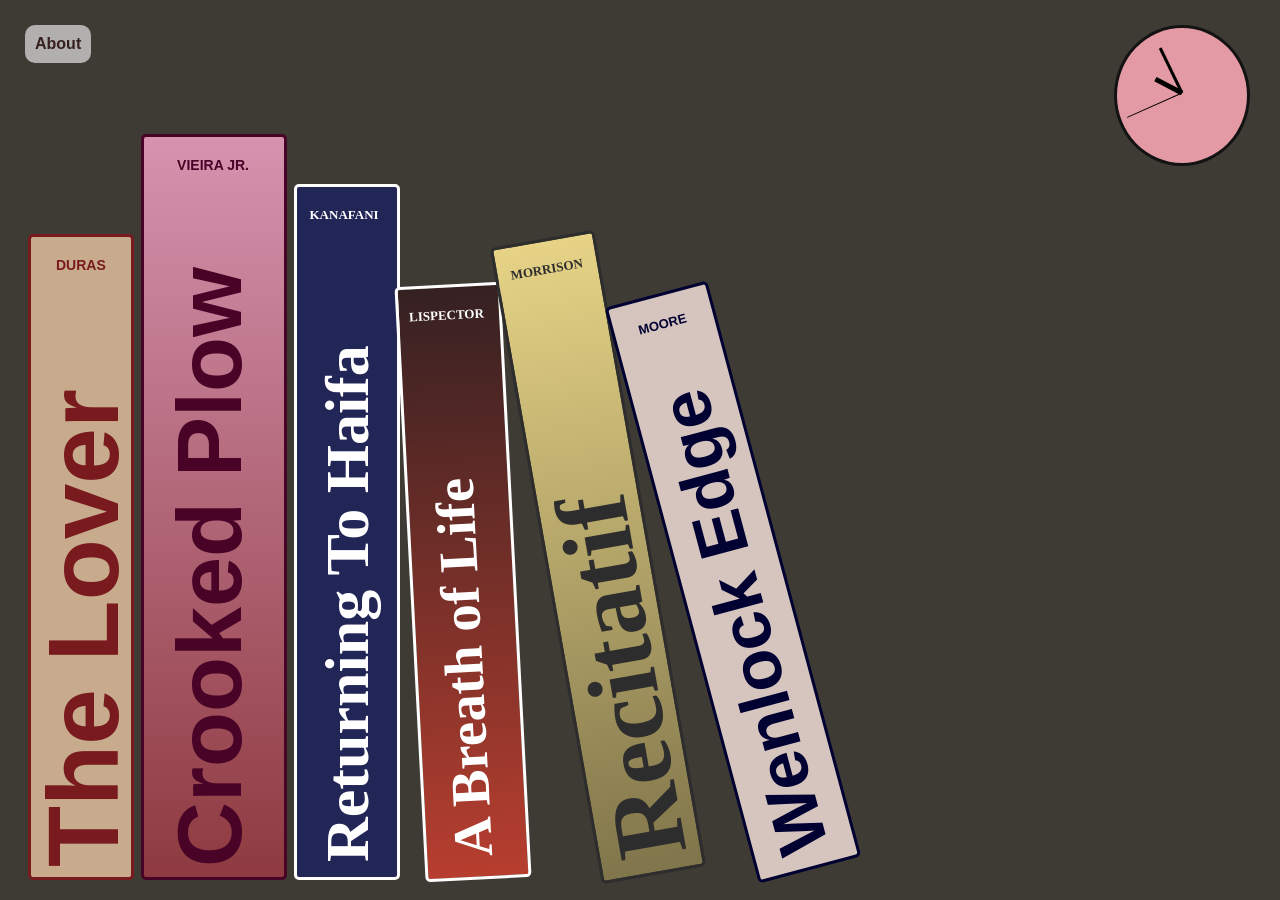
<file: index.html>
<!DOCTYPE html>
<html lang="en">
<head>
    <meta charset="UTF-8">
    <meta name="viewport" content="width=device-width, initial-scale=1.0">
    <title>Kashvi's Book Capsule</title>

    <link rel="stylesheet" href="style.css">

</head>
<body>
    <div class="note-here">
        <a href="about.html">About</a>
    </div>

    <div class="clock" id="clock">
        <div class="clock-face">
            <div class="hour-hand" id="hour-hand"></div>
            <div class="minute-hand" id="minute-hand"></div>
            <div class="second-hand" id="second-hand"></div>
        </div>
    </div>


    <div class="title-container">
            <div class="lover">
                <div class="author1">DURAS</div>
                <div class="title1"><a href="book1.html">The Lover</a></div>  
            </div>
            <div class="crooked">
                <div class="author2">VIEIRA JR.</div>
                <div class="title2"><a href="book2.html">Crooked Plow</a></div>  
            </div>

            <div class="haifa">
                <div class="author3">KANAFANI</div>
                <div class="title3"><a href="book3.html">Returning To Haifa</a></div>  
            </div>
        
            <div class="breath">
                <div class="author4">LISPECTOR</div>
                <div class="title4"><a href="book4.html">A Breath of Life</a></div>  
            </div>

            <div class="recitatif">
                <div class="author5">MORRISON</div>
                <div class="title5"><a href="book5.html">Recitatif</a></div>  
            </div>
            <div class="wenlock">
                <div class="author6">MOORE</div>
                <div class="title6"><a href="book6.html">Wenlock Edge</a></div>  
            </div>
    </div>


     <script src="script.js"></script>
</body>
</html>
</file>
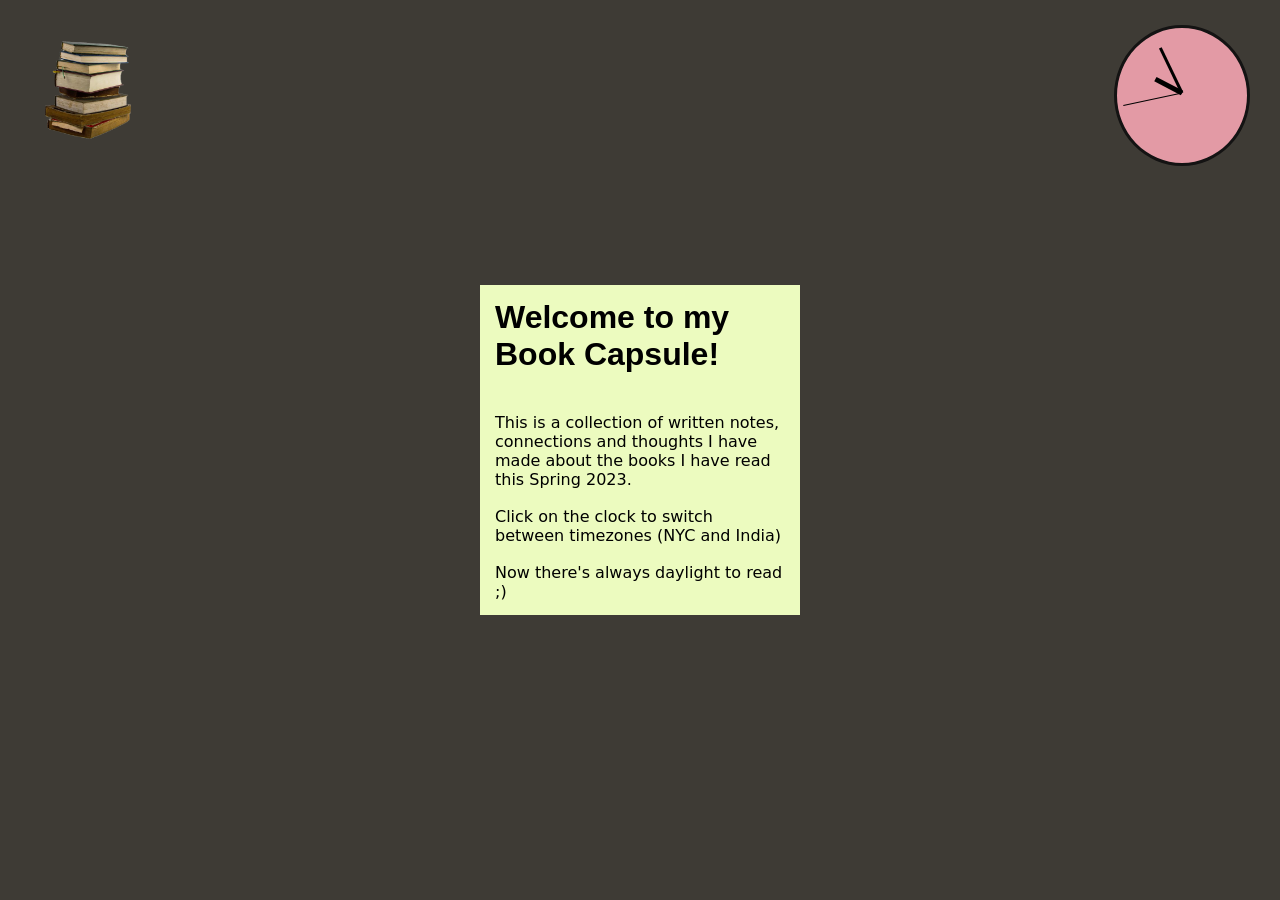
<file: about.html>
<!DOCTYPE html>
<html lang="en">
<head>
    <meta charset="UTF-8">
    <meta name="viewport" content="width=device-width, initial-scale=1.0">
    <title>Keep Reading!</title>

    <link rel="stylesheet" href="style.css">

</head>
<body>
    <div class="home" id="myHome">
        <img src="assets/books-icon.png">
    </div>

    <div class="clock" id="clock">
        <div class="clock-face">
            <div class="hour-hand" id="hour-hand"></div>
            <div class="minute-hand" id="minute-hand"></div>
            <div class="second-hand" id="second-hand"></div>
        </div>
    </div>

    <div class="about" id="myAbout">
        <h1>Welcome to my Book Capsule!</h1>
        <br>
        <a>This is a collection of written notes, connections and thoughts I have made about the books I have read this Spring 2023.</a>
        <br>
        <a>Click on the clock to switch between timezones (NYC and India)</a>
        <br>
        <a>Now there's always daylight to read ;)</a>
    </div>

    <script src="script.js"></script>
</body>
</html>
</file>
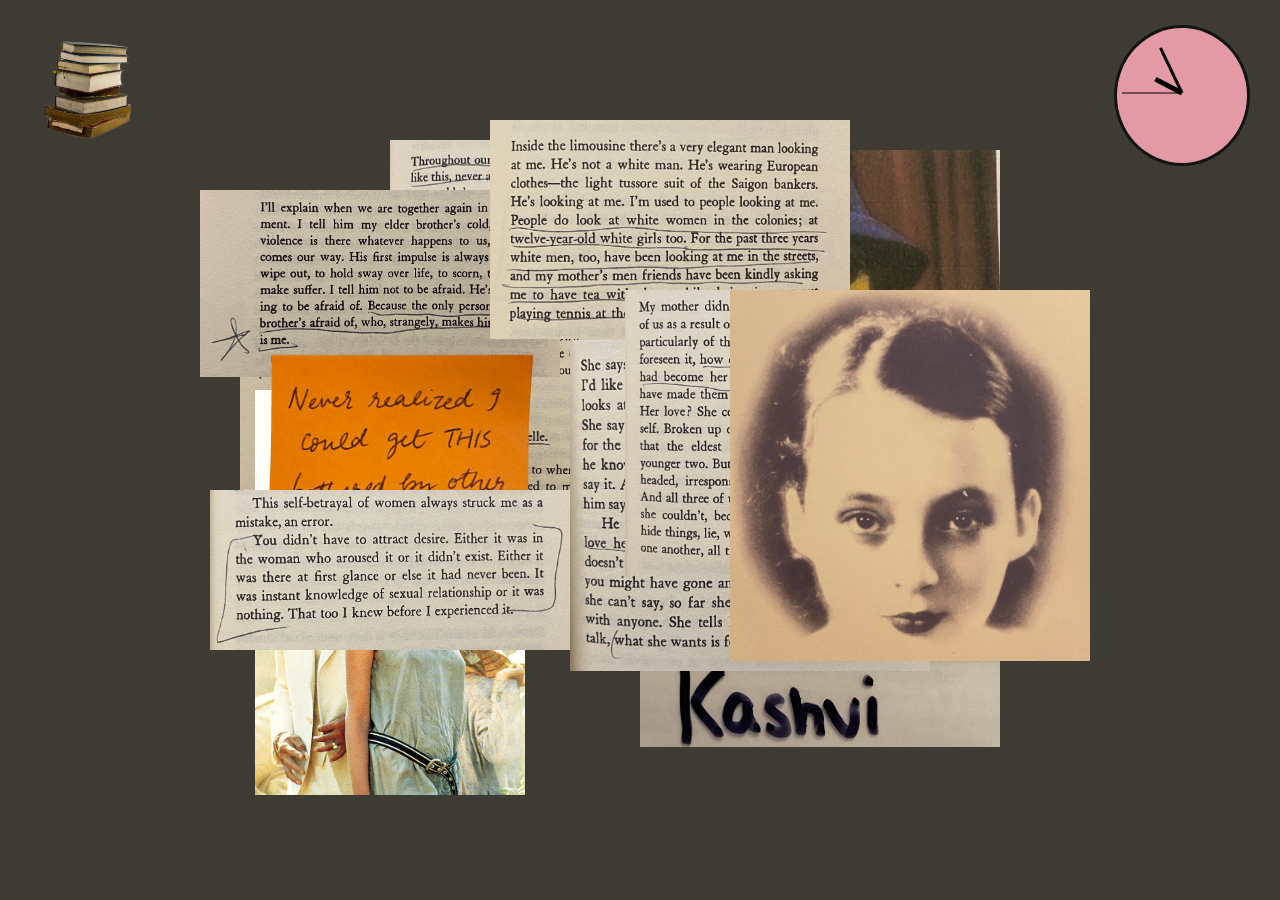
<file: book1.html>
<!DOCTYPE html>
<html lang="en">
<head>
    <meta charset="UTF-8">
    <meta name="viewport" content="width=device-width, initial-scale=1.0">
    <title>The Lover</title>

    <link rel="stylesheet" href="style.css">

</head>
<body>
    <div class="home" id="myHome">
        <img src="assets/books-icon.png">
    </div>

    <div class="clock" id="clock">
        <div class="clock-face">
            <div class="hour-hand" id="hour-hand"></div>
            <div class="minute-hand" id="minute-hand"></div>
            <div class="second-hand" id="second-hand"></div>
        </div>
    </div>

    <div id="container" class="container">
        <img src="assets/the-lover/01.png" class="draggable-note-1" style="left: 50px; top: 50px;" width="40%" height="auto" alt="Reading...">
        <img src="assets/the-lover/010.jpg" class="draggable-note-1" style="left: 200px; top: 50px;" width="40%" height="auto">
        <img src="assets/the-lover/013.jpg" class="draggable-note-1" style="left: 50px; top: 200px;" width="40%" height="auto">
        <img src="assets/the-lover/04.jpg" class="draggable-note-1" style="left: 450px; top: 60px;" width="40%" height="auto">
        <img src="assets/the-lover/016.jpg" class="draggable-note-1" style="left: 65px; top: 300px;" width="30%" height="auto">
        <img src="assets/the-lover/012.jpg" class="draggable-note-1" style="left: 10px; top: 100px;" width="40%" height="auto">
        <img src="assets/the-lover/06.jpg" class="draggable-note-1" style="left: 300px; top: 30px;" width="40%" height="auto">
        <img src="assets/the-lover/09.jpg" class="draggable-note-1" style="left: 380px; top: 250px;" width="40%" height="auto">
        <img src="assets/the-lover/02.png" class="draggable-note-1" style="left: 20px; top: 200px;" width="40%" height="auto">
        <img src="assets/the-lover/07.jpg" class="draggable-note-1" style="left: 20px; top: 400px;" width="40%" height="auto">
        <img src="assets/the-lover/011.jpg" class="draggable-note-1" style="left: 435px; top: 200px;" width="40%" height="auto">
        <img src="assets/the-lover/05.jpg" class="draggable-note-1" style="left: 540px; top: 200px;" width="40%" height="auto">
    </div>
    
    <script src="script.js"></script>
</body>
</html>
</file>
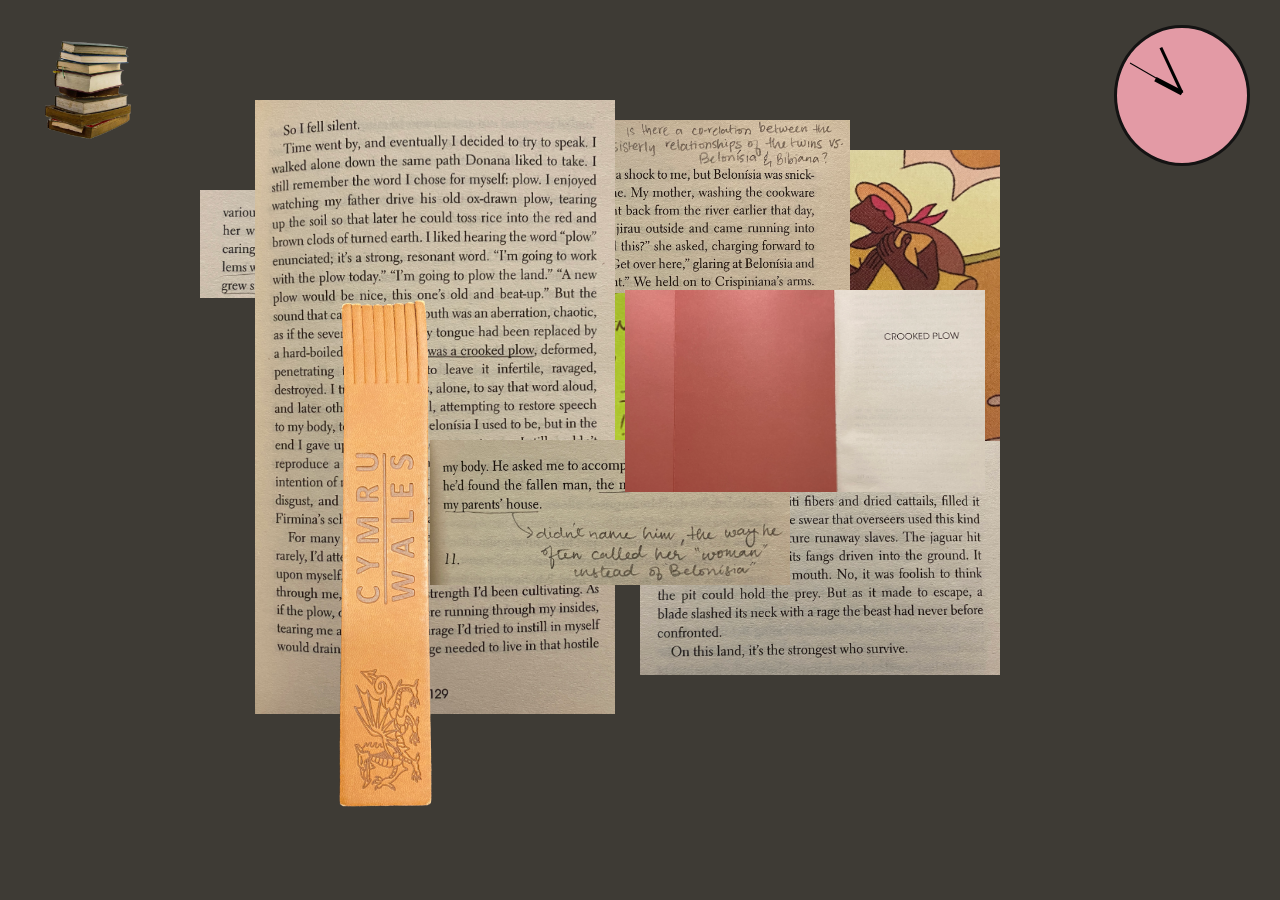
<file: book2.html>
<!DOCTYPE html>
<html lang="en">
<head>
    <meta charset="UTF-8">
    <meta name="viewport" content="width=device-width, initial-scale=1.0">
    <title>Crooked Plow</title>

    <link rel="stylesheet" href="style.css">
    
</head>
<body>
    <div class="home" id="myHome">
        <img src="assets/books-icon.png">
    </div>

    <div class="clock" id="clock">
        <div class="clock-face">
            <div class="hour-hand" id="hour-hand"></div>
            <div class="minute-hand" id="minute-hand"></div>
            <div class="second-hand" id="second-hand"></div>
        </div>
    </div>
    
    <div id="container" class="container">
        <img src="assets/crooked-plow/01.png" class="draggable-note-1" style="left: 50px; top: 50px;" width="40%" height="auto" alt="Reading...">
        <img src="assets/crooked-plow/02.png" class="draggable-note-1" style="left: 200px; top: 50px;" width="40%" height="auto">
        <img src="assets/crooked-plow/10.jpg" class="draggable-note-1" style="left:450px; top: 350px;" width="40%" height="auto">
        <img src="assets/crooked-plow/04.jpg" class="draggable-note-1" style="left: 450px; top: 60px;" width="40%" height="auto">
        <img src="assets/crooked-plow/05.jpg" class="draggable-note-1" style="left: 10px; top: 100px;" width="40%" height="auto">
        <img src="assets/crooked-plow/06.jpg" class="draggable-note-1" style="left: 300px; top: 30px;" width="40%" height="auto">
        <img src="assets/crooked-plow/07.jpg" class="draggable-note-1" style="left: 70px; top: 400px;" width="40%" height="auto">
        <img src="assets/crooked-plow/08.jpg" class="draggable-note-1" style="left: 65px; top: 10px;" width="40%" height="auto">
        <img src="assets/crooked-plow/09.jpg" class="draggable-note-1" style="left: 240px; top: 350px;" width="40%" height="auto">
        <img src="assets/crooked-plow/03.png" class="draggable-note-1" style="left: 20px; top: 150px;" width="40%" height="auto">
        <img src="assets/crooked-plow/11.jpg" class="draggable-note-1" style="left: 435px; top: 200px;" width="40%" height="auto">
    </div>

    <script src="script.js"></script>
</body>
</html>
</file>
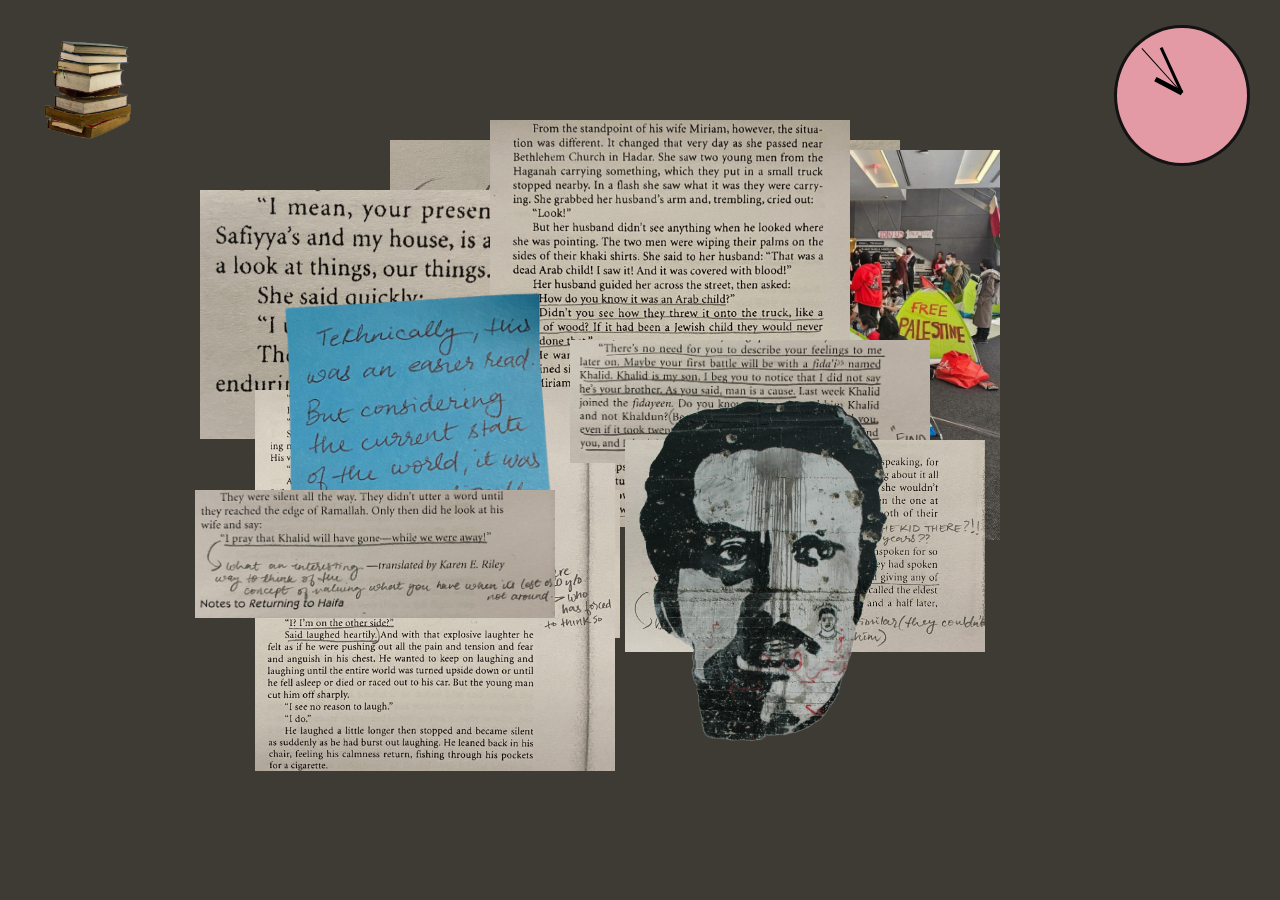
<file: book3.html>
<!DOCTYPE html>
<html lang="en">
<head>
    <meta charset="UTF-8">
    <meta name="viewport" content="width=device-width, initial-scale=1.0">
    <title>Returning to Haifa</title>

    <link rel="stylesheet" href="style.css">
    
</head>
<body>
    <div class="home" id="myHome">
        <img src="assets/books-icon.png">
    </div>

    <div class="clock" id="clock">
        <div class="clock-face">
            <div class="hour-hand" id="hour-hand"></div>
            <div class="minute-hand" id="minute-hand"></div>
            <div class="second-hand" id="second-hand"></div>
        </div>
    </div>
    
    <div id="container" class="container">
        <img src="assets/returning-to-haifa/02.jpg" class="draggable-note-1" style="left: 200px; top: 50px;" width="40%" height="auto" alt="Reading...">
        <img src="assets/returning-to-haifa/03.jpg" class="draggable-note-1" style="left: 350px; top: 50px;" width="40%" height="auto">
        <img src="assets/returning-to-haifa/011.jpg" class="draggable-note-1" style="left: 450px; top: 60px;" width="40%" height="auto">
        <img src="assets/returning-to-haifa/05.jpg" class="draggable-note-1" style="left: 10px; top: 100px;" width="40%" height="auto">
        <img src="assets/returning-to-haifa/06.jpg" class="draggable-note-1" style="left: 300px; top: 30px;" width="40%" height="auto">
        <img src="assets/returning-to-haifa/07.jpg" class="draggable-note-1" style="left: 70px; top: 400px;" width="40%" height="auto">
        <img src="assets/returning-to-haifa/08.jpg" class="draggable-note-1" style="left: 65px; top: 300px;" width="40%" height="auto">
        <img src="assets/returning-to-haifa/01.png" class="draggable-note-1" style="left: 50px; top: 150px;" width="40%" height="auto">
        <img src="assets/returning-to-haifa/09.jpg" class="draggable-note-1" style="left: 380px; top: 250px;" width="40%" height="auto">
        <img src="assets/returning-to-haifa/010.jpg" class="draggable-note-1" style="left: 5px; top: 400px;" width="40%" height="auto">
        <img src="assets/returning-to-haifa/04.jpg" class="draggable-note-1" style="left: 435px; top: 350px;" width="40%" height="auto">
        <img src="assets/returning-to-haifa/012.png" class="draggable-note-1" style="left: 435px; top: 300px;" width="30%" height="auto">
    </div>

    <script src="script.js"></script>
</body>
</html>
</file>
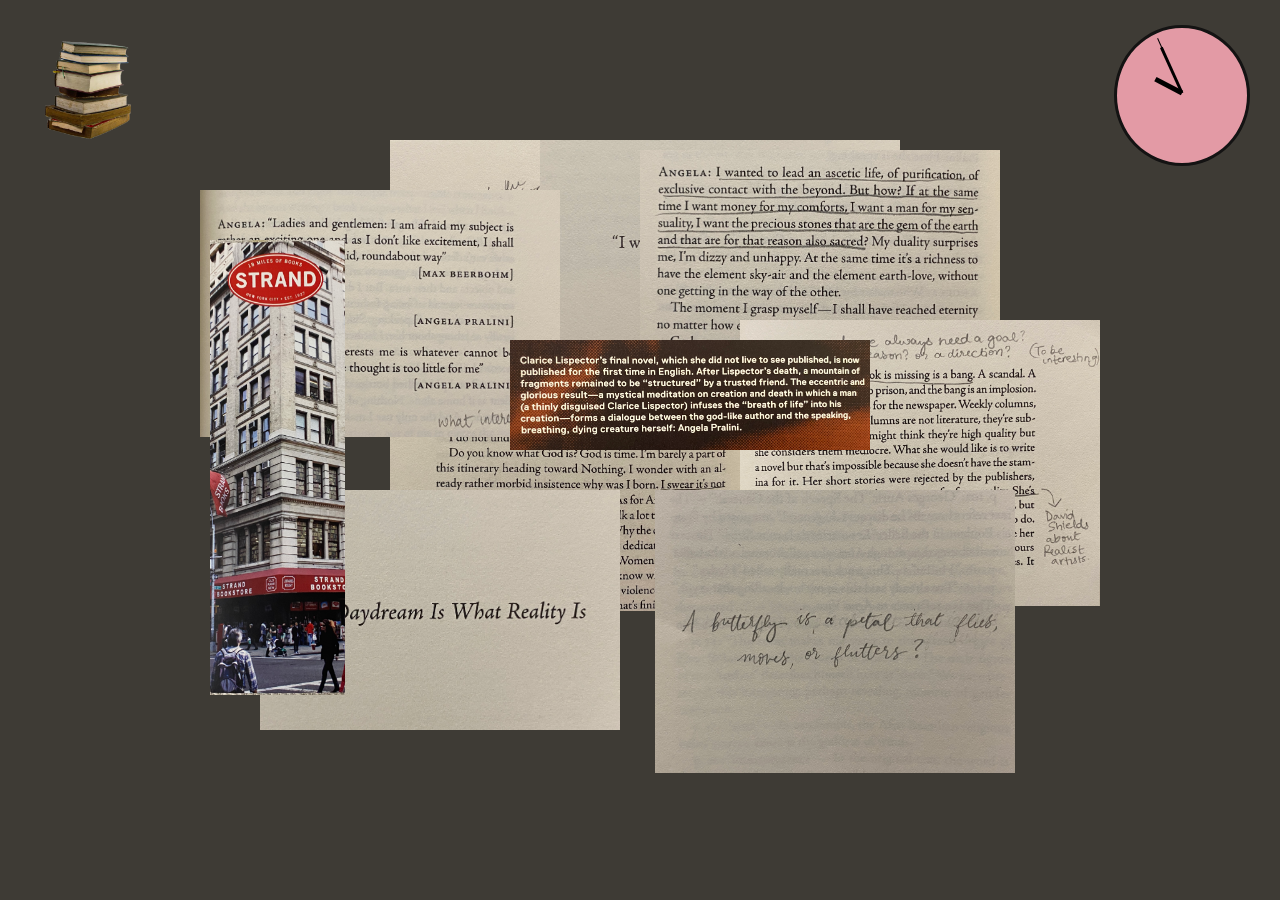
<file: book4.html>
<!DOCTYPE html>
<html lang="en">
<head>
    <meta charset="UTF-8">
    <meta name="viewport" content="width=device-width, initial-scale=1.0">
    <title>A Breath of Life</title>

    <link rel="stylesheet" href="style.css">
    
</head>
<body>
    <div class="home" id="myHome">
        <img src="assets/books-icon.png">
    </div>
    
    <div class="clock" id="clock">
        <div class="clock-face">
            <div class="hour-hand" id="hour-hand"></div>
            <div class="minute-hand" id="minute-hand"></div>
            <div class="second-hand" id="second-hand"></div>
        </div>
    </div>
    
    <div id="container" class="container">
        <img src="assets/a-breath-of-life/01.jpg" class="draggable-note-1" style="left: 200px; top: 50px;" width="40%" height="auto" alt="Reading...">
        <img src="assets/a-breath-of-life/02.jpg" class="draggable-note-1" style="left: 350px; top: 50px;" width="40%" height="auto">
        <img src="assets/a-breath-of-life/03.jpg" class="draggable-note-1" style="left: 450px; top: 60px;" width="40%" height="auto">
        <img src="assets/a-breath-of-life/04.jpg" class="draggable-note-1" style="left: 10px; top: 100px;" width="40%" height="auto">
        <img src="assets/a-breath-of-life/05.jpg" class="draggable-note-1" style="left: 550px; top: 230px;" width="40%" height="auto">
        <img src="assets/a-breath-of-life/06.jpg" class="draggable-note-1" style="left: 70px; top: 400px;" width="40%" height="auto">
        <img src="assets/a-breath-of-life/10.jpg" class="draggable-note-1" style="left: 20px; top: 150px;" width="15%" height="auto">
        <img src="assets/a-breath-of-life/07.jpg" class="draggable-note-1" style="left: 465px; top: 400px;" width="40%" height="auto">
        <img src="assets/a-breath-of-life/09.jpg" class="draggable-note-1" style="left: 320px; top: 250px;" width="40%" height="auto">
    </div>

    <script src="script.js"></script>
</body>
</html>
</file>
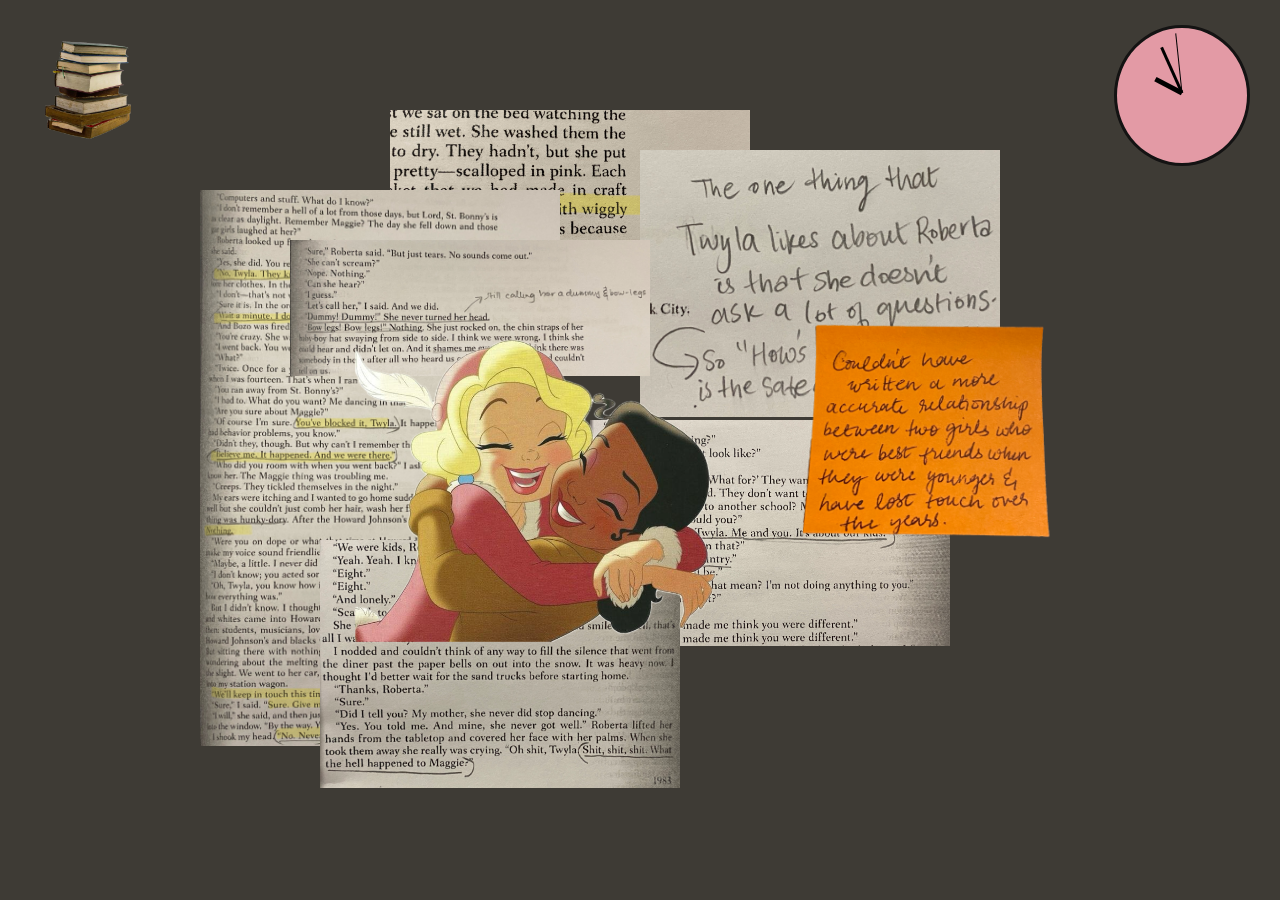
<file: book5.html>
<!DOCTYPE html>
<html lang="en">
<head>
    <meta charset="UTF-8">
    <meta name="viewport" content="width=device-width, initial-scale=1.0">
    <title>Recitatif</title>

    <link rel="stylesheet" href="style.css">
    
</head>
<body>
    <div class="home" id="myHome">
        <img src="assets/books-icon.png">
    </div>

    <div class="clock" id="clock">
        <div class="clock-face">
            <div class="hour-hand" id="hour-hand"></div>
            <div class="minute-hand" id="minute-hand"></div>
            <div class="second-hand" id="second-hand"></div>
        </div>
    </div>
    
    <div id="container" class="container">
        <img src="assets/Recitatif/02.jpg" class="draggable-note-1" style="left: 200px; top: 20px;" width="40%" height="auto" alt="Reading...">
        <img src="assets/Recitatif/03.jpg" class="draggable-note-1" style="left: 450px; top: 60px;" width="40%" height="auto">
        <img src="assets/Recitatif/04.jpg" class="draggable-note-1" style="left: 10px; top: 100px;" width="40%" height="auto">
        <img src="assets/Recitatif/01.jpg" class="draggable-note-1" style="left: 100px; top: 150px;" width="40%" height="auto">
        <img src="assets/Recitatif/05.jpg" class="draggable-note-1" style="left: 400px; top: 330px;" width="40%" height="auto">
        <img src="assets/Recitatif/06.jpg" class="draggable-note-1" style="left: 130px; top: 450px;" width="40%" height="auto">
        <img src="assets/Recitatif/07.png" class="draggable-note-1" style="left: 165px; top: 250px;" width="40%" height="auto">
        <img src="assets/Recitatif/08.png" class="draggable-note-1" style="left: 550px; top: 150px;" width="40%" height="auto">
    </div>

    <script src="script.js"></script>
</body>
</html>
</file>
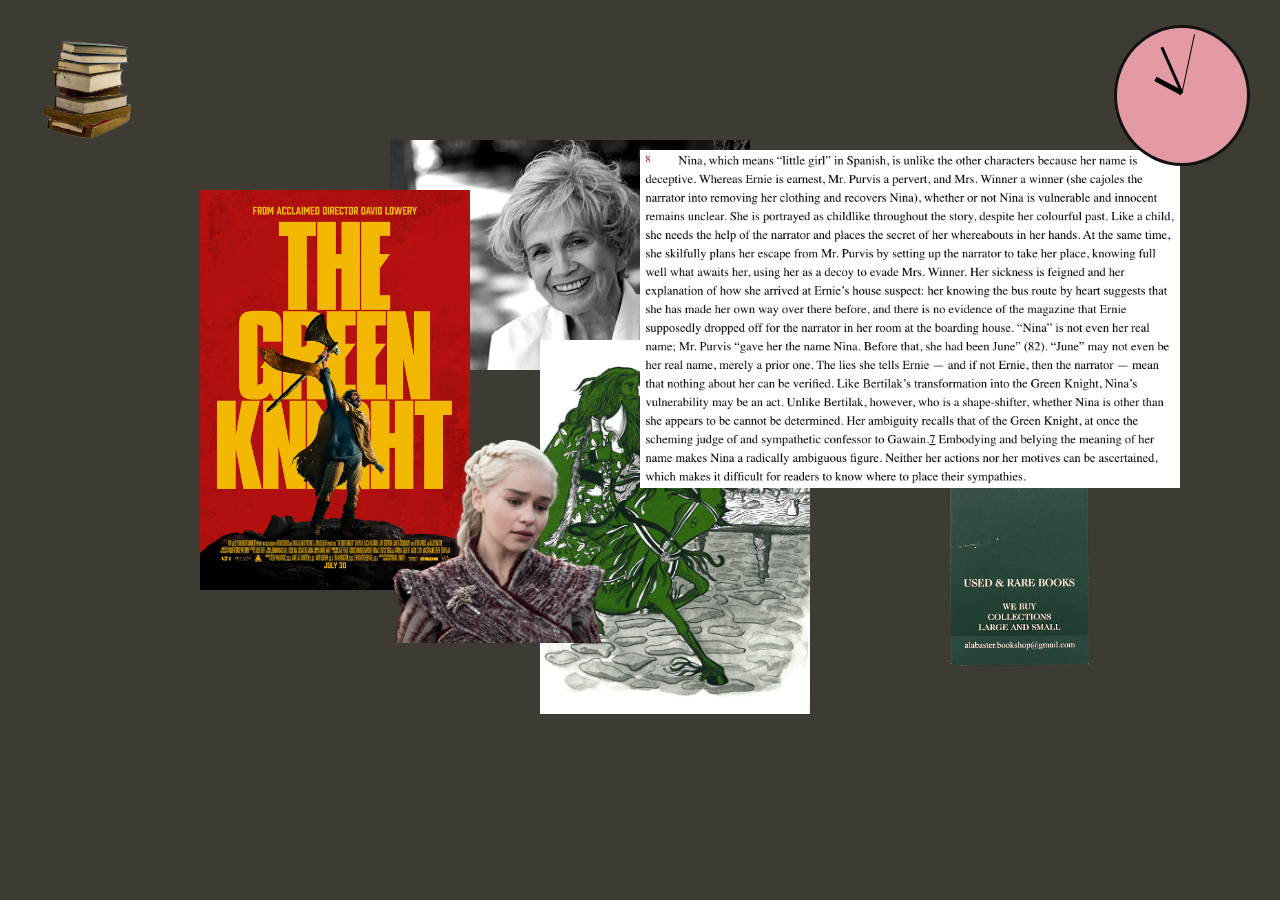
<file: book6.html>
<!DOCTYPE html>
<html lang="en">
<head>
    <meta charset="UTF-8">
    <meta name="viewport" content="width=device-width, initial-scale=1.0">
    <title>Wenlock Edge</title>

    <link rel="stylesheet" href="style.css">

</head>
<body>
    <div class="home" id="myHome">
        <img src="assets/books-icon.png">
    </div>
    
    <div class="clock" id="clock">
        <div class="clock-face">
            <div class="hour-hand" id="hour-hand"></div>
            <div class="minute-hand" id="minute-hand"></div>
            <div class="second-hand" id="second-hand"></div>
        </div>
    </div>
    
    <div id="container" class="container">
        <img src="assets/wenlock-edge/01.jpeg" class="draggable-note-1" style="left: 200px; top: 50px;" width="40%" height="auto" alt="Reading...">
        <img src="assets/wenlock-edge/02.jpeg" class="draggable-note-1" style="left: 350px; top: 250px;" width="30%" height="auto">
        <img src="assets/the-lover/03.png" class="draggable-note-1" style="left: 650px; top: 50px;" width="40%" height="auto">
        <img src="assets/wenlock-edge/04.png" class="draggable-note-1" style="left: 450px; top: 60px;" width="60%" height="auto">
        <img src="assets/wenlock-edge/03.jpg" class="draggable-note-1" style="left: 10px; top: 100px;" width="30%" height="auto">
        <img src="assets/wenlock-edge/05.png" class="draggable-note-1" style="left: 150px; top: 350px;" width="40%" height="auto">
    </div>
    
    <script src="/script.js"></script>
</body>
</html>
</file>
<file: style.css>
body{
    overflow-y: hidden;
    transition: background-color 0.5s ease;
}

.about{
    position: fixed;
    top: 50%;
    left: 50%;
    transform: translate(-50%, -50%);
    align-items: center;
    justify-content: center;
    display: flex;
    flex-direction: column;
    color: #000000;
    background-color: #ecfbbf;
    width: 290px;
    height: 300px;
    overflow: auto;
    padding: 15px;
}

.about h1 {
    font-family: 'Karla', sans-serif;
    align-self: flex-start;
    margin-top: 0;
}
.about a{
    font-family:system-ui, -apple-system, BlinkMacSystemFont, 'Segoe UI', Roboto, Oxygen, Ubuntu, Cantarell, 'Open Sans', 'Helvetica Neue', sans-serif;
}

.home img{
    position: absolute;
    top: 10px;
    border-radius: 50%;
    width: 10em;
    z-index: 1000;
    cursor: grab;
}

.home img:hover{
    transform: scale(1.3);
    transition-duration: 500ms;
}

.note-here{
    position:fixed;
    border-radius: 10px;
    padding: 10px;
    background-color: white;
    opacity: 60%;
    top: 15px;
    left: 15px;
    margin: 10px;
    z-index: 1;
}

.note-here a{
    text-decoration: none;
    font-family: 'Karla', sans-serif;
    font-weight: bold;
    color:#321011;
}

.clock{
    font-weight: bold;
    font-size: 30px;
    position: fixed;
    color: #141313;
    background-color: #7975A3;
    border: solid;
    padding: 15px;
    padding-bottom: 20px;
    margin: 20px;
    top: 5px;
    z-index: 20;
    bottom: 0;
    width: 100px;
    height: 100px;
    border-radius: 50%;
    right: 10px;
    float: right;
    cursor: grab;
}

.clock-face {
    position: relative;
    width: 100%;
    height: 100%;
    cursor: grab;
}

.clock-face div {
    position: absolute;
    background: black;
    transform-origin: center bottom;
}

.hour-hand {
    width: 5px;
    height: 30px;
    top: 50%;
    left: 50%;
}

.minute-hand {
    width: 3px;
    height: 50px;
    top: 50%;
    left: 50%;
}

.second-hand {
    width: 1px;
    height: 60px;
    top: 50%;
    left: 50%;
}

.title1{
    transform: rotate(-90deg);
    position: absolute;
    padding: 20px;
    margin: 20px;
    width: 600px;
    height: 60px;
    left: -315px;
    bottom: 240px;
}

.author1{
    font-size: 14px;
    position: absolute;
    left: 25%;
}

.title2{
    transform: rotate(-90deg);
    position: absolute;
    padding: 20px;
    margin: 20px;
    width: 650px;
    height: 60px;
    left: -320px;
    bottom: 265px;
}

.author2{
    font-size: 14px;
    position: absolute;
    left: 24%;
}

.title3{
    transform: rotate(-90deg);
    position: absolute;
    padding: 20px;
    margin: 20px;
    width: 650px;
    height: 60px;
    left: -320px;
    bottom: 270px;
}

.author3{
    font-size: 13px;
    position: absolute;
    left: 13%;
}

.title4{
    transform: rotate(-90deg);
    position: absolute;
    padding: 20px;
    margin: 20px;
    width: 620px;
    height: 60px;
    left: -305px;
    bottom: 260px;
}

.author4{
    font-size: 13px;
    position: absolute;
    left: 10%;
}

.title5{
    transform: rotate(-90deg);
    position: absolute;
    padding: 20px;
    margin: 20px;
    width: 620px;
    height: 60px;
    left: -325px;
    bottom: 255px;
}

.author5{
  font-size: 13px;
  position: absolute;
  left: 13%;
}

.title6{
    transform: rotate(-90deg);
    position: absolute;
    padding: 20px;
    margin: 20px;
    width: 620px;
    height: 60px;
    left: -310px;
    bottom: 255px;
}

.author6{
    font-size: 13px;
    position: absolute;
    left: 24%;
}

.title1 a{
    text-decoration: none;
    color: #791b1e;
}
.title2 a{
    text-decoration: none;
    color: #490327;
}
.title3 a{
    text-decoration: none;
    color: #ffffff;
}
.title4 a{
    text-decoration: none;
    color: #ffffff;
}
.title5 a{
    text-decoration: none;
    color: #2e2d2d;
}

.title6 a{
    text-decoration: none;
    color: #010132;
}

.lover{
    font-family: 'Karla', sans-serif;
    font-weight: bold;
    font-size: 100px;
    position: absolute;
    color: #791b1e;
    border-radius: 5px;
    background-color: #C8AB8C;
    border: solid;
    padding: 20px;
    margin: 20px;
    bottom: 0;
    width: 60px;
    height: 600px;
}

.crooked{
    font-family: 'Gill Sans', 'Gill Sans MT', Calibri, 'Trebuchet MS', sans-serif;
    font-weight: bold;
    font-size: 90px;
    position: absolute;
    color: #490327;
    border-radius: 5px;
    background-image: linear-gradient(180deg, #D593AF, #8E3A40);
    border: solid;
    padding: 20px;
    margin: 20px;
    bottom: 0;
    width: 100px;
    height: 700px;
    left: 120.5px; 
}

.haifa{
    font-family: Georgia, 'Times New Roman', Times, serif;
    font-weight: bold;
    font-size: 62px;
    position: absolute;
    color: #ffffff;
    border-radius: 5px;
    background-color: #222657;
    border: solid;
    padding: 20px;
    margin: 20px;
    bottom: 0;
    width: 60px;
    height: 650px;
    left: 273.5px;
}

.breath{
    font-family: Verdana;
    font-weight: bold;
    font-size: 55px;
    position: absolute;
    color: #ffffff;
    border-radius: 5px;
    background-image: linear-gradient(180deg, #352122, #B73E2F);
    border: solid;
    padding: 20px;
    margin: 20px;
    bottom: 0;
    width: 60px;
    height: 550px;
    left: 390px;
    transform: rotate(-3deg);
}

.recitatif{
    font-family: 'Times New Roman', Times, serif;
    font-weight: bold;
    font-size: 100px;
    position: absolute;
    color: #2e2d2d;
    border-radius: 5px;
    background-image: linear-gradient(180deg, #E6D386, #80754B);
    border: solid;
    padding: 20px;
    margin: 20px;
    bottom: 0;
    width: 60px;
    height: 600px;
    left: 525px;
    transform: rotate(-10deg);
}

.wenlock{
    font-family: 'Karla', sans-serif;
    font-weight: bold;
    font-size: 70px;
    position: absolute;
    color: #010132;
    border-radius: 5px;
    background-color: #d6c5bf;
    border: solid;
    padding: 20px;
    margin: 20px;
    bottom: 0;
    width: 60px;
    height: 550px;
    left: 660px;
    transform: rotate(-15deg);
}

.lover:hover{
    transform: scale(1.05);
    transition-duration: 500ms;
   }
   
.crooked:hover{
    transform: scale(1.05);
    transition-duration: 500ms;
   }
   
.haifa:hover{
    transform: scale(1.05);
    transition-duration: 500ms;
   }
   
.breath:hover{
    transform: scale(1.05);
    transition-duration: 500ms;
   }
   
.recitatif:hover{
    transform: scale(1.05);
    transition-duration: 500ms;
   }

.wenlock:hover{
    transform: scale(1.05);
    transition-duration: 500ms;
}

.container {
    position: absolute;
    top: 10%;
    left: 50%;
    transform: translate(-50%, -50%);
    width: 100vh;
    height: auto;
    display: flex;
    flex-direction: column;
    align-items: center;
    justify-content: center;
}

.draggable-note-1 {
    position: absolute;
    cursor: grab;
}
</file>
